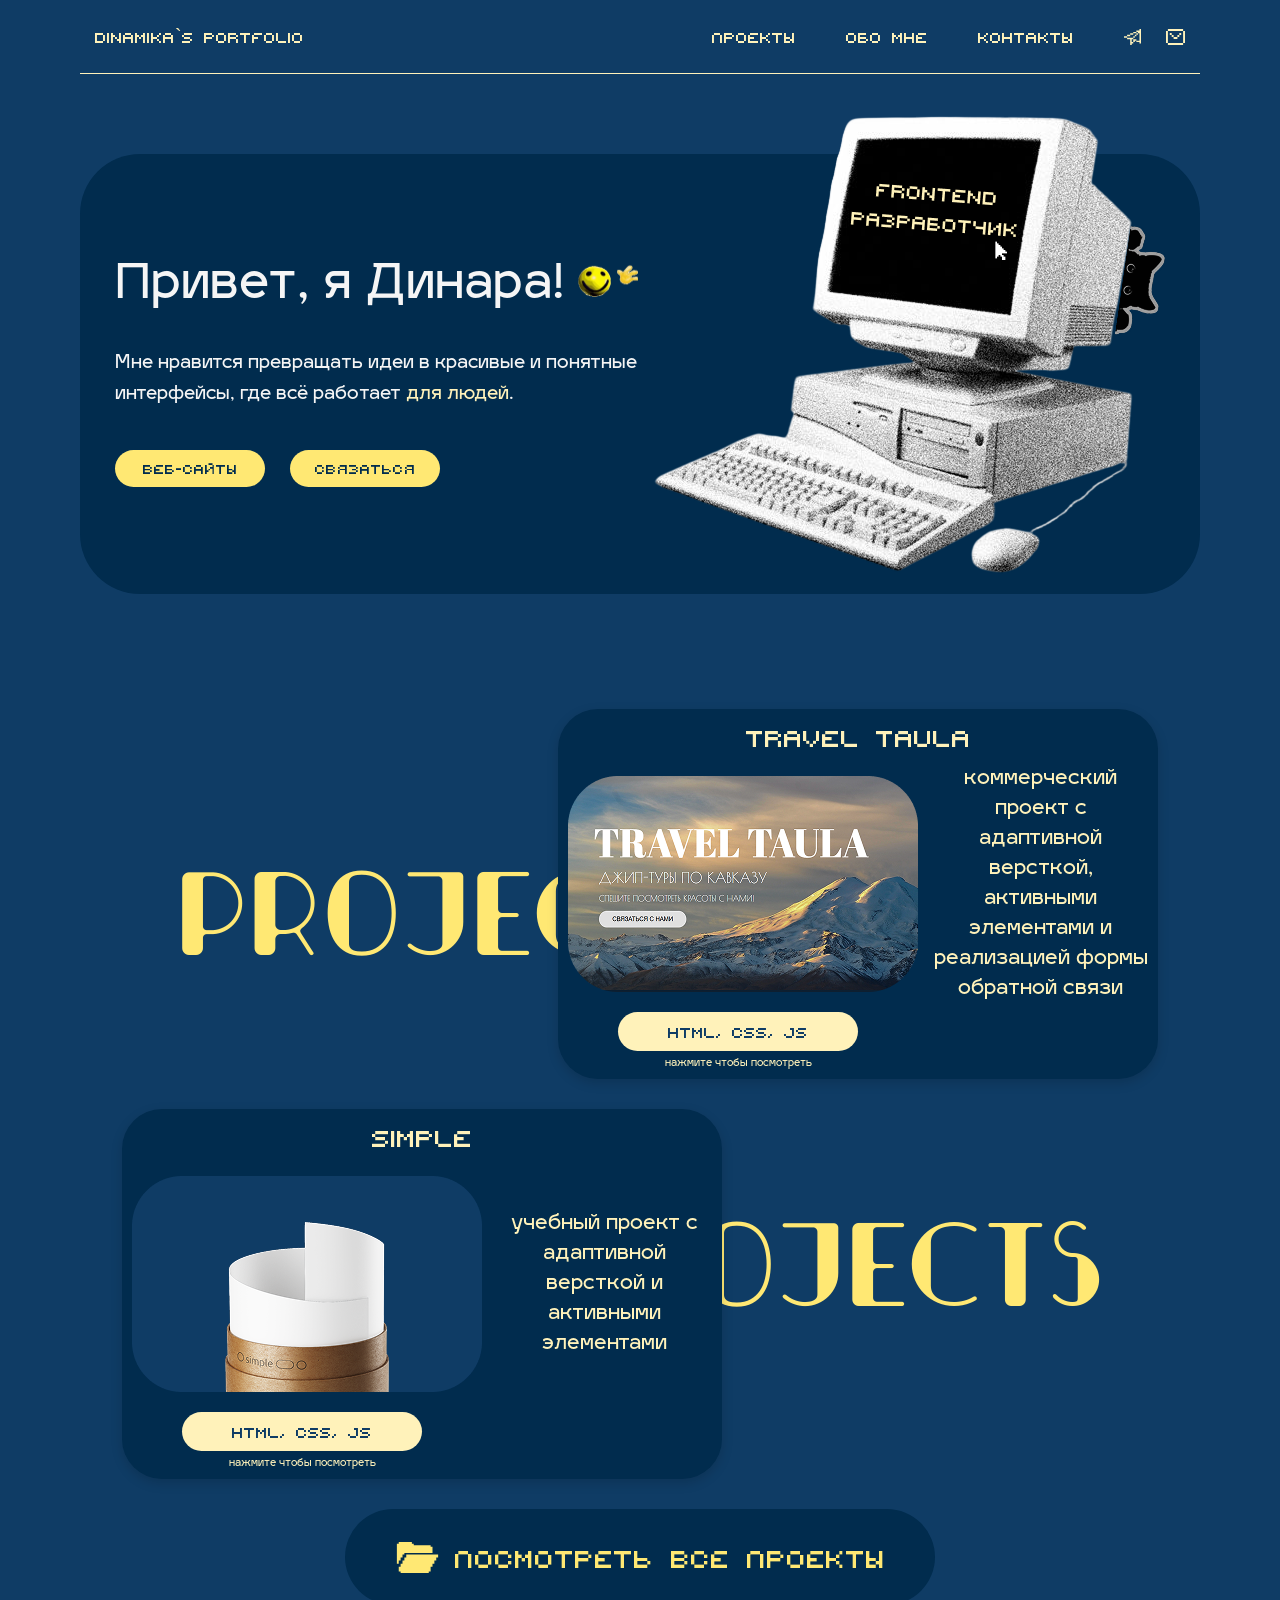
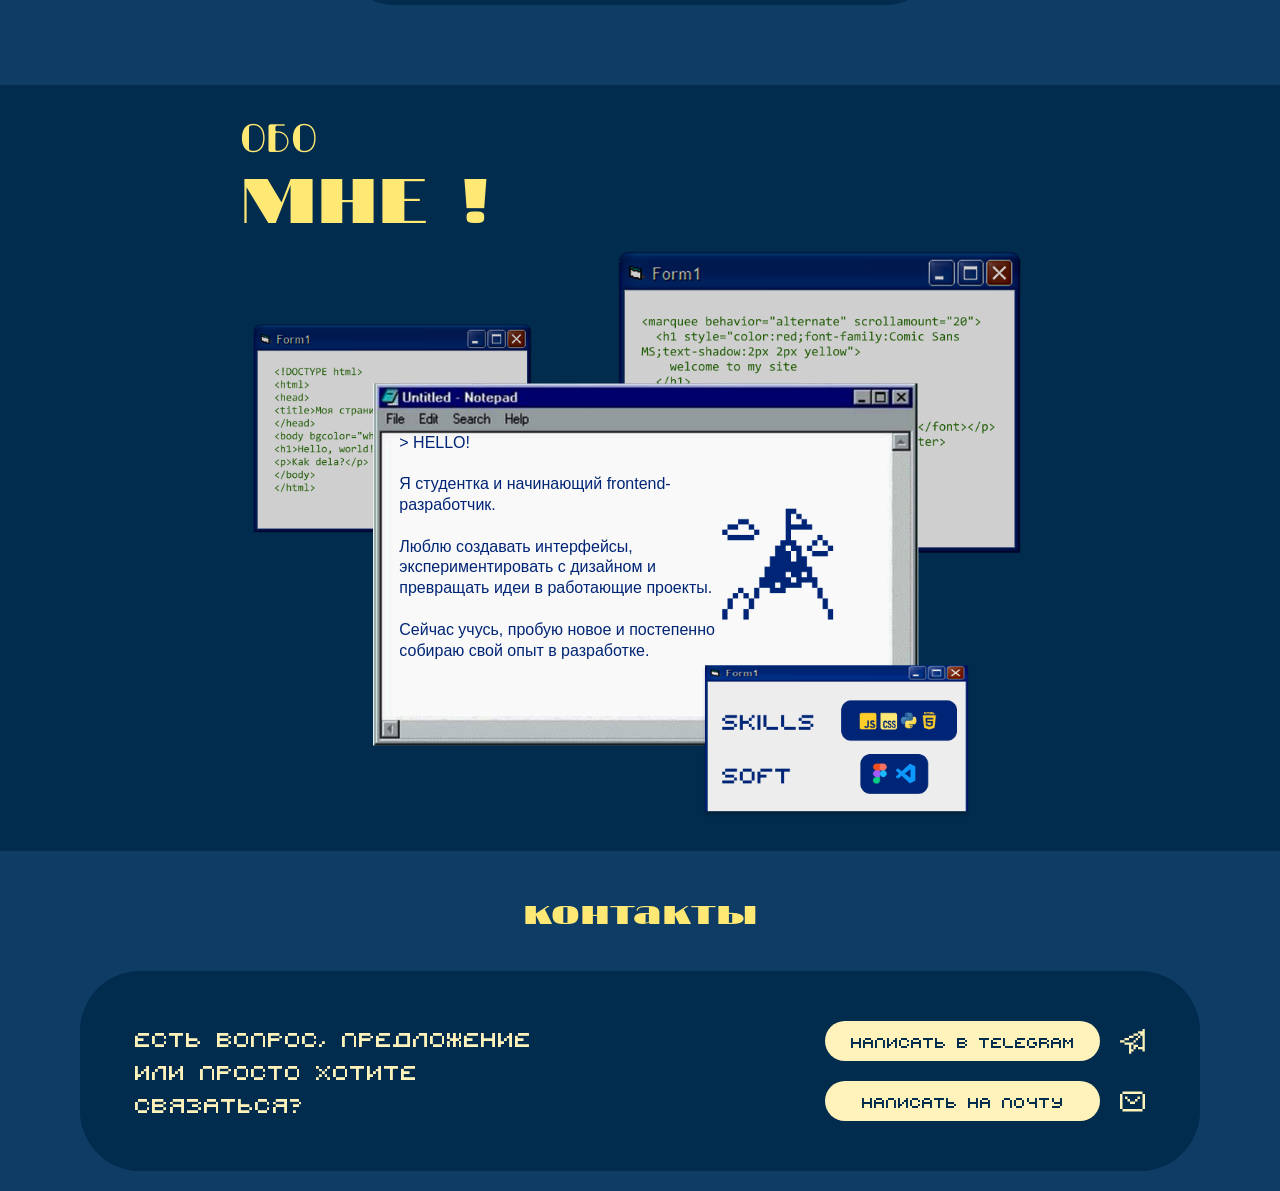
<file: index.html>
<!DOCTYPE html>
<html lang="en">
<head>
    <meta charset="UTF-8">
    <meta name="viewport" content="width=device-width, initial-scale=1.0">
    <title>Dinamika`s portfolio</title>
    <link rel="stylesheet" href="style.css">
    <script src="script.js" defer></script>
</head>
<body>
    <header class="header">
        <div class="container">
            <h2 class="header-title">Dinamika`s portfolio</h2>
            <nav class="header-orient-btns">
                <button class="menu-btn">
                        <span></span>
                </button>
                <ul class="menu-list">
                    <li class="menu-item"><a class="menu-link" href="projects.html" class="header-btn" id="header-text">Проекты</a></li>
                    <li class="menu-item"><a class="menu-link" href="#aboutme" class="header-btn" id="header-text">Обо мне</a></li>
                    <li class="menu-item"><a class="menu-link" href="#contacts" class="header-btn" id="header-text">Контакты</a></li>
                    <li class="menu-item"><div class="header-contact-btns">
                        <!-- <a class="header-lang-a" id="header-text">ENG</a> -->
                    <a class="header-contact-btn" id="header-text" href="https://t.me/wuqepo"><svg width="17" height="16" viewBox="0 0 17 16" fill="none" xmlns="http://www.w3.org/2000/svg">
                    <path d="M15.4545 14.5455H17V0H15.4545V1.45455H12.3636V2.90909H13.9091V4.36364H15.4545V11.6364H12.3636V13.0909H15.4545V14.5455ZM0 8.72727H3.09091V7.27273H0V8.72727ZM6.18182 16H7.72727V14.5455H9.27273V13.0909H7.72727V10.1818H9.27273V8.72727H3.09091V10.1818H6.18182V16ZM3.09091 7.27273H6.18182V5.81818H3.09091V7.27273ZM9.27273 13.0909H10.8182V11.6364H12.3636V10.1818H9.27273V13.0909ZM9.27273 8.72727H10.8182V7.27273H9.27273V8.72727ZM6.18182 5.81818H9.27273V4.36364H6.18182V5.81818ZM10.8182 7.27273H12.3636V5.81818H10.8182V7.27273ZM9.27273 4.36364H12.3636V2.90909H9.27273V4.36364ZM12.3636 5.81818H13.9091V4.36364H12.3636V5.81818Z" fill="currentColor" /></svg></a>
                    <a class="header-contact-btn" id="header-text" href="mailto:dinara.otarowa@yandex.ru"><svg width="19" height="16" viewBox="0 0 19 16" fill="none" xmlns="http://www.w3.org/2000/svg">
                    <path d="M3.8 4H5.7V6H3.8V4ZM5.7 6H7.6V8H5.7V6ZM15.2 4H13.3V6H15.2V4ZM13.3 6H11.4V8H13.3V6ZM7.6 8H11.4V10H7.6V8ZM0 2H1.9V14H0V2ZM17.1 2H19V14H17.1V2ZM1.9 0H17.1V2H1.9V0ZM1.9 14H17.1V16H1.9V14Z" fill="currentColor" /></svg></a>
                        </div></li>
                </ul>
            </nav> 
        </div>
    </header>
    <main>
        <section class="welcome">
            <div class="container">
                <div class="welcome-text">
                    <p class="welcome-title">Привет, я Динара! <img src="ICONS/hi-gif-ezgif.com-reverse.webp" alt="" class="hi-img"></p>
                    <p class="welcome-desc">Мне нравится превращать идеи
                        в красивые и понятные интерфейсы, 
                        где всё работает <span id="welcome-desc-span">для людей</span>.</p>
                    <div class="welcome-btns">
                        <a href="#projects_section"><button class="welcome-btn">веб-сайты</button></a>
                        <a href="#contacts"><button class="welcome-btn">связаться</button></a>
                    </div>
                </div>
                <img src="IMAGES/PC.png" alt="PC" class="welcome-img">
            </div>
        </section>
        <section class="projects" id="projects_section">
            <div class="container">
                <h2 class="PROJECTS-title1">PROJECTS</h2>
                <div class="project-card1">
                    <p class="card-title">travel taula</p>
                    <div class="card-img-and-desc">
                        <img src="IMAGES/card-img1.png" alt="card-img" class="card-img">
                        <p class="card-desc">коммерческий проект с адаптивной версткой, активными элементами и реализацией формы обратной связи</p>
                    </div>
                    <div class="card-btns">
                        <a href="https://wuqepo.github.io/Gaev-Travel/"><button class="card-btn">html, css, js</button></a>
                        <p class="card-mini-desc">нажмите чтобы посмотреть</p>
                    </div>
                </div>
                <h2 class="PROJECTS-title2">PROJECTS</h2>
                <div class="project-card2">
                    <p class="card-title">simple</p>
                    <div class="card-img-and-desc">
                        <img src="IMAGES/card-img2.png" alt="card-img" class="card-img">
                        <p class="card-desc">учебный проект 
                                        с адаптивной версткой
                                        и активными элементами
                                    </p>
                    </div>
                    <div class="card-btns">                        
                        <a href="https://wuqepo.github.io/simple/"><button class="card-btn">html, css, js</button></a>
                        <p class="card-mini-desc">нажмите чтобы посмотреть</p>
                    </div>
                </div>
                <button class="projects-all-btn">
                    <img src="ICONS/FOLDER.svg" alt="FOLDER" class="folder-icon">
                    <a class="watch-all" href="projects.html">посмотреть все проекты</a>
                </button>
            </div>
        </section>
        <section class="aboutme" id='aboutme'>
            <div class="container">
                <p class="aboutme-title">ОБО <br><span id="aboutme-title-part">МНЕ !</span></p>
                <img src="IMAGES/about-bg.png" alt="img" class="aboutme-bg-img">
                <p class="about-me-text">> HELLO!<br>
                                            <br>
                                            Я студентка и начинающий
                                            frontend-разработчик.<br>
                                            <br>
                                            Люблю создавать интерфейсы,
                                            экспериментировать с дизайном
                                            и превращать идеи в работающие
                                            проекты.<br>
                                            <br>
                                            Сейчас учусь, пробую новое
                                            и постепенно собираю свой
                                            опыт в разработке.</p>
            </div>
        </section>
        <section class="contacts-title-section">
            <p class="contacts-title">контакты</p>
        </section>
        <section class="contacts" id="contacts">
            <div class="container">
                <p class="contancts-desc">Есть вопрос, предложение<br>или просто хотите<br>связаться?</p>
                <div class="contancts-btns">
                    <div class="contact-tg-btn">
                        <a href="https://t.me/wuqepo"><button class="tg-btn">написать в Telegram</button></a>
                        <svg width="25" height="25" viewBox="0 0 37 37" fill="none" xmlns="http://www.w3.org/2000/svg">
  <path d="M33.3333 33.3333H36.6667V0H33.3333V3.33333H26.6667V6.66667H30V10H33.3333V26.6667H26.6667V30H33.3333V33.3333ZM0 20H6.66667V16.6667H0V20ZM13.3333 36.6667H16.6667V33.3333H20V30H16.6667V23.3333H20V20H6.66667V23.3333H13.3333V36.6667ZM6.66667 16.6667H13.3333V13.3333H6.66667V16.6667ZM20 30H23.3333V26.6667H26.6667V23.3333H20V30ZM20 20H23.3333V16.6667H20V20ZM13.3333 13.3333H20V10H13.3333V13.3333ZM23.3333 16.6667H26.6667V13.3333H23.3333V16.6667ZM20 10H26.6667V6.66667H20V10ZM26.6667 13.3333H30V10H26.6667V13.3333Z" fill="#FFF2BA" /></svg>
                    </div>
                    <div class="contact-mail-btn">
                        <a href="mailto:dinara.otarowa@yandex.ru"><button class="mail-btn">написать на почту</button></a>
                        <svg width="25" height="25" viewBox="0 0 40 32" fill="none" xmlns="http://www.w3.org/2000/svg">
  <path d="M8 8H12V12H8V8ZM12 12H16V16H12V12ZM32 8H28V12H32V8ZM28 12H24V16H28V12ZM16 16H24V20H16V16ZM0 4H4V28H0V4ZM36 4H40V28H36V4ZM4 0H36V4H4V0ZM4 28H36V32H4V28Z" fill="#FFF2BA" />
                        </svg>
                    </div>
                </div>
            </div>
        </section>
    </main>
</body>
</html>
</file>
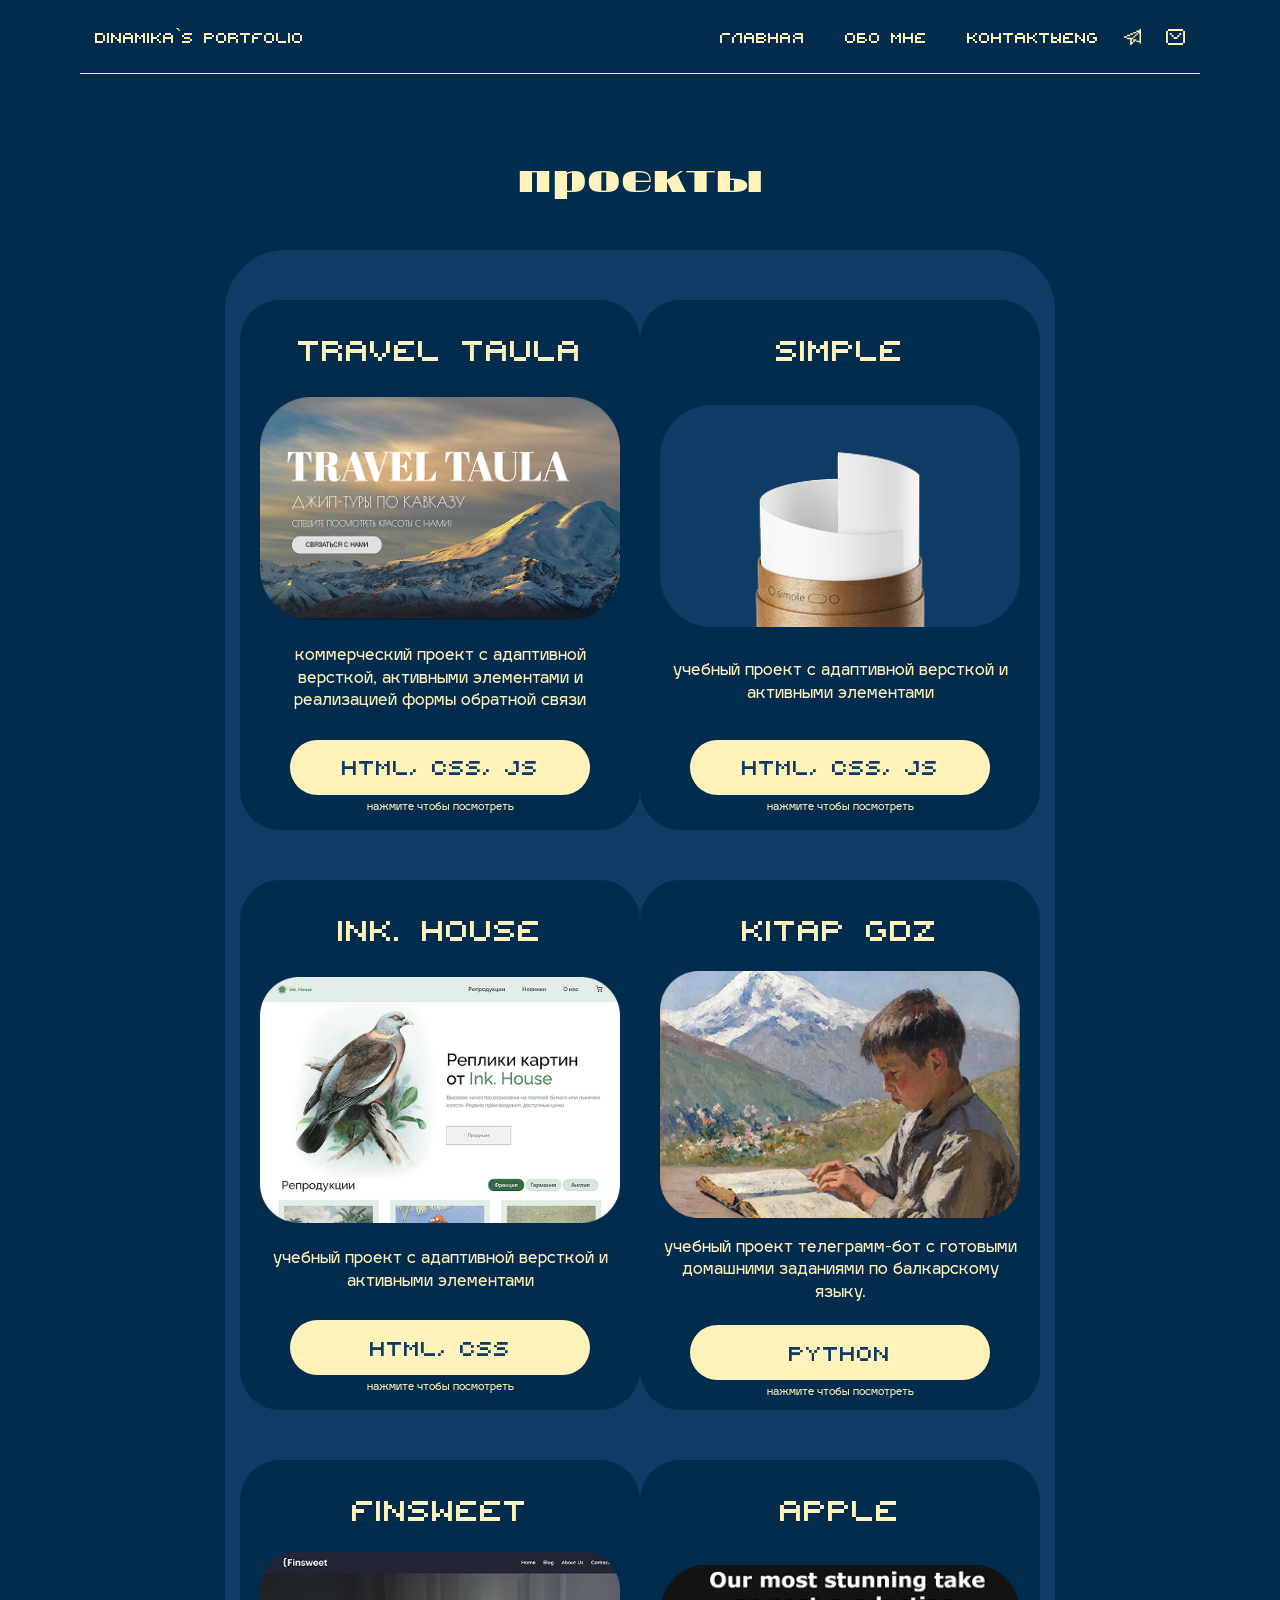
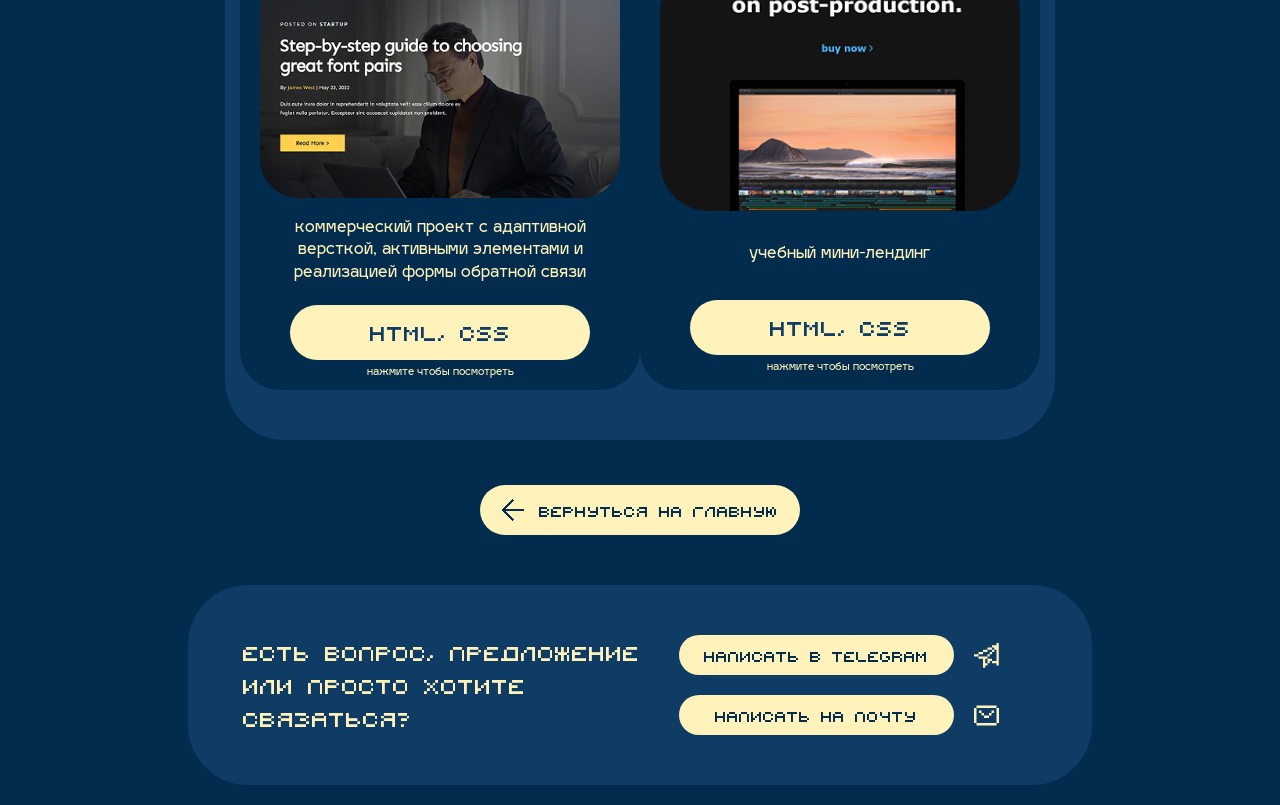
<file: projects.html>
<!DOCTYPE html>
<html lang="ru">
<head>
    <meta charset="UTF-8">
    <meta name="viewport" content="width=device-width, initial-scale=1.0">
    <title>Dinamika`s projects</title>
    <link rel="stylesheet" href="style.css">
</head>
<body class="projects-body">
    <header class="header">
        <div class="container">
            <h2 class="header-title">Dinamika`s portfolio</h2>
            <div class="header-btns">
                <nav class="header-orient-btns">
                    <a href="index.html" class="header-btn" id="header-text">Главная</a>
                    <a href="index.html#aboutme" class="header-btn" id="header-text">Обо мне</a>
                    <a href="index.html#contacts" class="header-btn" id="header-text">Контакты</a>
                </nav> 
                <nav class="header-contact-btns"> 
                    <a class="header-lang-a" id="header-text">ENG</a>
                    <a class="header-contact-btn" id="header-text" href="https://t.me/wuqepo"><svg width="17" height="16" viewBox="0 0 17 16" fill="none" xmlns="http://www.w3.org/2000/svg"> <path d="M15.4545 14.5455H17V0H15.4545V1.45455H12.3636V2.90909H13.9091V4.36364H15.4545V11.6364H12.3636V13.0909H15.4545V14.5455ZM0 8.72727H3.09091V7.27273H0V8.72727ZM6.18182 16H7.72727V14.5455H9.27273V13.0909H7.72727V10.1818H9.27273V8.72727H3.09091V10.1818H6.18182V16ZM3.09091 7.27273H6.18182V5.81818H3.09091V7.27273ZM9.27273 13.0909H10.8182V11.6364H12.3636V10.1818H9.27273V13.0909ZM9.27273 8.72727H10.8182V7.27273H9.27273V8.72727ZM6.18182 5.81818H9.27273V4.36364H6.18182V5.81818ZM10.8182 7.27273H12.3636V5.81818H10.8182V7.27273ZM9.27273 4.36364H12.3636V2.90909H9.27273V4.36364ZM12.3636 5.81818H13.9091V4.36364H12.3636V5.81818Z" fill="currentColor" /></svg></a>
                    <a class="header-contact-btn" id="header-text" href="mailto:dinara.otarowa@yandex.ru"><svg width="19" height="16" viewBox="0 0 19 16" fill="none" xmlns="http://www.w3.org/2000/svg">
  <path d="M3.8 4H5.7V6H3.8V4ZM5.7 6H7.6V8H5.7V6ZM15.2 4H13.3V6H15.2V4ZM13.3 6H11.4V8H13.3V6ZM7.6 8H11.4V10H7.6V8ZM0 2H1.9V14H0V2ZM17.1 2H19V14H17.1V2ZM1.9 0H17.1V2H1.9V0ZM1.9 14H17.1V16H1.9V14Z" fill="currentColor" />
</svg></a>
                </nav>
            </div>
        </div>
    </header>
    <main class="main">
        <p class="project-title">проекты</p>
        <div class="container">
            <div class="dark-card">
                <p class="title-card">travel taula</p>
                <img src="IMAGES/card-img1.png" alt="img" class="img-card">
                <p class="desc-card">коммерческий проект с адаптивной версткой, активными элементами и реализацией формы обратной связи</p>
                <div class="btns-card">
                    <a href="https://wuqepo.github.io/Gaev-Travel/"><button class="btn-card">html, css, js</button></a>
                    <p class="card-mini-desc">нажмите чтобы посмотреть</p>
                </div>
            </div>
            <div class="dark-card">
                <p class="title-card">simple</p>
                <img src="IMAGES/card-img2.png" alt="img" class="img-card">
                <p class="desc-card">учебный проект с адаптивной версткой и активными элементами</p>
                <div class="btns-card">
                    <a href="https://wuqepo.github.io/simple/"><button class="btn-card">html, css, js</button></a>
                    <p class="card-mini-desc">нажмите чтобы посмотреть</p>
                </div>
            </div>
            <div class="dark-card">
                <p class="title-card">ink. house</p>
                <img src="IMAGES/card-img3.png" alt="img" class="img-card">
                <p class="desc-card">учебный проект с адаптивной версткой и активными элементами</p>
                <div class="btns-card">
                    <a href="https://wuqepo.github.io/Ink.-House/"><button class="btn-card">html, css</button></a>
                    <p class="card-mini-desc">нажмите чтобы посмотреть</p>
                </div>
            </div>
            <div class="dark-card">
                <p class="title-card">kitap GDZ</p>
                <img src="IMAGES/card-img4.png" alt="img" class="img-card">
                <p class="desc-card">учебный проект телеграмм-бот с готовыми домашними заданиями по балкарскому языку.</p>
                <div class="btns-card">
                    <a href="https://t.me/kitapGDZ_bot"><button class="btn-card">python</button></a>
                    <p class="card-mini-desc">нажмите чтобы посмотреть</p>
                </div>
            </div>
            <div class="dark-card">
                <p class="title-card">finsweet</p>
                <img src="IMAGES/card-img5.png" alt="img" class="img-card">
                <p class="desc-card">коммерческий проект с адаптивной версткой, активными элементами и реализацией формы обратной связи</p>
                <div class="btns-card">
                    <button class="btn-card">html, css</button>
                    <p class="card-mini-desc">нажмите чтобы посмотреть</p>
                </div>
            </div>
            <div class="dark-card">
                <p class="title-card">Apple</p>
                <img src="IMAGES/card-img6.png" alt="img" class="img-card">
                <p class="desc-card">учебный мини-лендинг</p>
                <div class="btns-card">
                    <a href="https://wuqepo.github.io/Apple_landing/"><button class="btn-card">html, css</button></a>
                    <p class="card-mini-desc">нажмите чтобы посмотреть</p>
                </div>
            </div>
        </div>
        <button class="backtomain-btn">
            <svg width="22" height="22" viewBox="0 0 22 22" fill="none" xmlns="http://www.w3.org/2000/svg">
            <path d="M22 [base64]" fill="#012C4E" /></svg>
            <a class="backtomain" href="index.html">вернуться на главную</a>
        </button>
                <section class="contacts" id="contacts">
            <div class="container">
                <p class="contancts-desc">Есть вопрос, предложение<br>или просто хотите<br>связаться?</p>
                <div class="contancts-btns">
                    <div class="contact-tg-btn">
                        <a href="https://t.me/wuqepo"><button class="tg-btn">написать в Telegram</button></a>
                        <svg width="25" height="25" viewBox="0 0 37 37" fill="none" xmlns="http://www.w3.org/2000/svg">
  <path d="M33.3333 33.3333H36.6667V0H33.3333V3.33333H26.6667V6.66667H30V10H33.3333V26.6667H26.6667V30H33.3333V33.3333ZM0 20H6.66667V16.6667H0V20ZM13.3333 36.6667H16.6667V33.3333H20V30H16.6667V23.3333H20V20H6.66667V23.3333H13.3333V36.6667ZM6.66667 16.6667H13.3333V13.3333H6.66667V16.6667ZM20 30H23.3333V26.6667H26.6667V23.3333H20V30ZM20 20H23.3333V16.6667H20V20ZM13.3333 13.3333H20V10H13.3333V13.3333ZM23.3333 16.6667H26.6667V13.3333H23.3333V16.6667ZM20 10H26.6667V6.66667H20V10ZM26.6667 13.3333H30V10H26.6667V13.3333Z" fill="#FFF2BA" /></svg>
                    </div>
                    <div class="contact-mail-btn">
                        <a href="mailto:dinara.otarowa@yandex.ru"><button class="mail-btn">написать на почту</button></a>
                        <svg width="25" height="25" viewBox="0 0 40 32" fill="none" xmlns="http://www.w3.org/2000/svg">
  <path d="M8 8H12V12H8V8ZM12 12H16V16H12V12ZM32 8H28V12H32V8ZM28 12H24V16H28V12ZM16 16H24V20H16V16ZM0 4H4V28H0V4ZM36 4H40V28H36V4ZM4 0H36V4H4V0ZM4 28H36V32H4V28Z" fill="#FFF2BA" />
                        </svg>
                    </div>
                </div>
            </div>
        </section>
    </main>
</body>
</html>
</file>
<file: style.css>
@font-face {
    font-family: 'PIXY';
    /* Точное имя файла в той же папке */
    src: url('FONTS/PIXY.ttf') format('truetype');
    font-weight: normal;
    font-style: normal;
}

@font-face {
    font-family: '20db';
    src: url('FONTS/20db.otf') format('opentype'); /* Если файл .otf, то format('opentype') */
    font-weight: normal;
    font-style: normal;
}
@font-face {
    font-family: 'Igra Sans';
    src: url('FONTS/IgraSans.otf') format('opentype'); /* Если файл .otf, то format('opentype') */
    font-weight: normal;
    font-style: normal;
}
@font-face {
    font-family: 'Bondi';
    src: url('FONTS/bondi.otf') format('opentype');
    font-weight: normal;
    font-style: normal;
}

:root {
    --5: #FFE873;
    --4: #03415A;
    --3: #012c4e;
	--2: #0f3c65;
	--1: #fff2ba;
    --font-family: "PIXY", sans-serif;
    --second-family: "Igra Sans", sans-serif;
    --third-family: "Inter", sans-serif;
    --font3: "Consolas", sans-serif;
    --font4: "Bondi", sans-serif;
    --font-weight-regular: 400;
}

html{
    box-sizing: border-box;
    scroll-behavior: smooth;
}

*,
*::after,
*::before{
	box-sizing: inherit;
}

body {
    background-color: #0F3C65;
    margin:0;
}

button {
    cursor: pointer;
}

button:hover {
    transform: translateY(-2px);
}

p,
h2,
img {
    margin: 0px;
}

img {
    max-width: 100%; /* Картинка никогда не будет шире своего родителя */
    height: auto;    /* Высота подстраивается автоматически, чтобы не было искажений */
}

a{
    color: #000000;
    text-decoration: none;
    cursor: pointer;
}

a img:hover{
    color: #E8D88F;
}

ul {
  list-style-type: none; /* Убирает маркеры (точки) */
  margin: 0;             /* Убирает внешние отступы */
  padding: 0;            /* Убирает внутренние отступы (стук) */
}

button {
    background: none;
    border: none;
    padding: 0;
}
.container{
    max-width: 1120px;
    padding: 0 15px;
    margin: 0 auto;
}


/* HEADER */
#header-text {
    font-family: var(--font-family);
    font-weight: 400;
    font-size: 20px;
    color: var(--1);
}

#header-text:hover{
    color: #E8D88F;
}

.header{
    margin-bottom: 80px;
    
}

.header .container {
    display: flex;
    flex-direction: row;
    align-items: center;
    justify-content: space-between;
    border-bottom: 1px solid var(--1);
    padding: 25px 15px;

}
.header-title {
    font-family: var(--font-family);
    font-weight: 400;
    font-size: 20px;
    color: var(--1);
}
.header-btns {
    display: flex;
    flex-direction: row;
    justify-content: space-between;
    align-items: center;
}
.menu-list {
    display: flex;
    flex-direction: row;
    justify-content: space-between;
    align-items: center;
    gap: 50px;
}

.menu-btn{
    display: none;
    justify-content: center;
    align-items: center;
    width: 30px;
    height: 18px;
    position: relative;
    z-index: 10;
}

.menu-btn::after,
.menu-btn::before{
    content: '';
    position: absolute;
    left: 0;
    right: 0;
    height: 2px;
    background-color: #fff2ba;
}
.menu-btn::after{
    top: 0;
}
.menu-btn::before{
    bottom: 0;
}
.menu-btn span{
    height: 2px;
    background-color: #fff2ba;
    width: 100%;
}

.menu-btn.active span{
    opacity: 0;
}

.menu-btn.active::after{
    top: 50%;
    transform: translateY(-50%) rotate(45deg);
}
.menu-btn.active::before{
    bottom: 50%;
    transform: translateY(50%) rotate(-45deg);
}

.header-contact-btns {
    display: flex;
    flex-direction: row;
    align-items: center;
    justify-content: center;
    gap: 25px;
}
.header-orient-btns {
    display: flex;
    flex-direction: row;
    align-items: center;
    justify-content: center;
    gap: 40px;
}
.header-contact-btn {
    display: flex;
    flex-direction: row;
    align-items: center;
    justify-content: center;
    color: var(--1);
}
.header-contact-btn:hover{
    color: #E8D88F;
}

.welcome {
    display: flex;
    align-items: center;
    justify-content: center;
    margin-bottom: 115px;
}
.welcome .container {
    display: flex;
    flex-direction: row;
    justify-content: center;
    align-items: center;
    height: 440px;
    background-color: var(--3);
    border-radius: 60px;
}
.welcome-text {
    display: flex;
    flex-direction: column;
    gap: 40px;
    margin-left: 20px;
}
.welcome-title {
    font-weight: 400;
    font-size: 48px;
    color: #f5f5f5;
    font-family: var(--second-family);
}
.hi-img {
    width: 60px;
    height: auto;
}
.welcome-desc {
    font-weight: var(--font-weight-regular);
    font-size: 18px;
    line-height: 1.7;
    color: #f5f5f5;
    font-family: var(--second-family);
}
.welcome-btns {
    display: flex;
    gap: 25px;
}
.welcome-btn {
    font-family: var(--font-family);
    font-size: 18px;
    color: var(--3);
    width: 150px;
    height: 37px;
    border-radius: 30px;
    background-color: var(--5);
}
.welcome-btn:hover {
    background-color: #E8D35A;

}
.welcome-img {
    align-self: flex-end;
}

.welcome-img:hover {
    transform: scale(0.9);
}

#welcome-desc-span {
    color: var(--1);
}
/* PROJECTS */
.projects{
    margin-bottom: 80px;
    position: relative;
}
.projects .container {
    display: flex;
    flex-direction: column;
    align-items: center;
    justify-content: center;
    gap: 30px;
}
.PROJECTS-title1 {
    position: absolute;
    left: 43%;
    bottom: 30%;
    z-index: -1;

    font-family: 'Bondi';
    font-weight: 400;
    font-size: 120px;
    color: var(--5);
}
.PROJECTS-title2 {
    position: absolute;
    right: 43%;
    top: 15%;
    z-index: -1;

    font-family: 'Bondi';
    font-weight: 400;
    font-size: 120px;
    text-align: center;
    color: var(--5);
}
.project-card1 {
    margin-left: 40%;
    
    display: flex;
    flex-direction: column;
    align-items: center;
    justify-content: center;
    padding: 15px 10px;
    width: 600px;
    height: 370px;
    background: var(--3);
    border-radius: 40px;
    box-shadow: 0 4px 12px rgba(0, 0, 0, 0.15);
}

.project-card1:hover {
    transform: translateY(2px);
}
.project-card2 {
    margin-left: -40%;

    display: flex;
    flex-direction: column;
    align-items: center;
    justify-content: center;
    padding: 15px 10px;
    width: 600px;
    height: 370px;
    background: var(--3);
    border-radius: 40px;
    box-shadow: 0 4px 12px rgba(0, 0, 0, 0.15);
}
.project-card2:hover {
    transform: translateY(2px);
}
.card-title {
    font-family: var(--font-family);
    font-size: 33px;
    text-align: center;
    color: var(--1);
    font-weight: 400;
}
.card-img-and-desc{
    display: flex;
    flex-direction: row;
    align-items: center;
    gap: 15px;
}
.card-desc {
    font-family: var(--second-family);
    font-weight: 400;
    font-size: 20px;
    line-height: 1.5;
    text-align: center;
    color: var(--1);
}
.card-img {
    margin: 20px 0 20px 0;
}
.card-btns {
    display: flex;
    flex-direction: column;
    align-self: flex-start;
    margin-left: 50px;
    gap: 5px;
}
.card-btn {
    border-radius: 50px;
    height: 39px;
    width: 240px;
    font-family: var(--font-family);
    font-size: 20px;
    text-align: center;
    color: var(--2);
    font-weight: 400;
    background: var(--1)
}
.card-mini-desc {
    font-family: var(--second-family);
    font-size: 10px;
    line-height: 1.5;
    text-align: center;
    color: var(--1);
    font-weight: 400;
}
.projects-all-btn {
    display: flex;
    flex-direction: row;
    justify-content: center;
    align-items: center;
    gap: 15px;

    font-family: var(--font-family);
    font-weight: 400;
    font-size: 34px;
    color: var(--5);
    border-radius: 80px;
    width: 590px;
    height: 96px;
    background: var(--3);
}
.watch-all {
    font-family: var(--font-family);
    font-weight: 400;
    font-size: 34px;
    text-align: center;
    color: var(--5);
}
.projects-all-btn:hover {
    background-color: #042947;
    transform: translateY(-2px);
}

/* ABOUT ME */

.aboutme {
    display: flex;
    align-items: center;
    justify-content: center;
    background-color: var(--3);
    padding: 30px 0 30px 0;
}
.aboutme .container {
    position: relative;
}
.aboutme-title {
    font-family: 'Bondi';
    font-weight: 400;
    font-size: 40px;
    color: var(--5);
}
#aboutme-title-part {
    font-family: "20db", sans-serif;
    font-size: 55px;
}
.aboutme-bg-img {
    width: 800px;
    height: auto;
}
.about-me-text {
    position: absolute;
    top: 45%;
    left: 21%;
    width: 350px;
    font-family: var(--font3);
    font-weight: 400;
    font-size: 16px;
    line-height: 1.3;
    color: #002576;
}
/* TITLE OF CONTACTS */
.contacts-title-section{
    display: flex;
    justify-content: center;
    align-items: center;
    margin: 40px 0 40px 0;
}
.contacts-title {
    align-self: center;
    font-family: '20db';
    font-weight: 400;
    font-size: 30px;
    color: var(--5);
}
/* CONTACTS */

.contacts {
    /* display: flex;
    flex-direction: column;
    align-items: center;
    justify-content: center;*/
    margin-bottom: 20px; 
}
.contacts .container {
    display: flex;
    flex-direction: row;
    align-items: center;
    justify-content: space-between;

    background-color: var(--3);
    border-radius: 60px;

    /* gap: 290px; */
    padding: 50px 55px 50px 55px;
}
.contancts-desc {
    font-family: var(--font-family);
    font-weight: 400;
    font-size: 29px;
    color: var(--1);
}
.contancts-btns {
    display: flex;
    flex-direction: column;
    gap: 20px;
}
.contact-tg-btn {
    display: flex;
    flex-direction: row;
    gap:20px;
    align-items: center;
    justify-content: center;
}
.contact-mail-btn{
    display: flex;
    flex-direction: row;
    gap:20px;
    align-items: center;
    justify-content: center;
}
.tg-btn {
    background-color: var(--1);
    font-family: var(--font-family);
    font-weight: 400;
    font-size: 20px;
    color: var(--3);
    border-radius: 30px;
    width: 275px;
    height: 40px;
}
.tg-btn:hover{
    background-color: #E8D88F;
}
.mail-btn {
    background-color: var(--1);
    font-family: var(--font-family);
    font-weight: 400;
    font-size: 20px;
    color: var(--3);
    border-radius: 30px;
    width: 275px;
    height: 40px;
}
.mail-btn:hover{
    background-color: #E8D88F;
}

/* PROJECTS HTML */
.projects-body{
    background-color: var(--3);

}
.main {
    display: flex;
    flex-direction: column;
    align-items: center;
    justify-content: center;
    margin-top: 50px;
}
.project-title {
    font-family: '20db';
    font-weight: 400;
    font-size: 35px;
    text-align: center;
    color: var(--1);
}
.main .container {
    display: grid;
    grid-template-columns: repeat(2, 1fr);
    margin-top: 50px;
    justify-items: center;
    row-gap: 50px;
    background-color: var(--2);
    border-radius: 60px;
    padding-top: 50px;
    padding-bottom: 50px;
}
.dark-card {
    display: flex;
    flex-direction: column;
    justify-content: space-between;

    padding: 25px 20px 15px 20px;
    gap: 20px;

    border-radius: 40px;
    width: 400px;
    height: 530px;
    background: var(--3
    );
    /* box-shadow: 0px 7px 4px 0 rgba(255, 242, 186, 0.21); /подсветка карточек, пока что уберу */
}

.dark-card:hover{
    transform: translateY(2px);
    box-shadow: 5px 5px 1px rgba(0, 0, 0, 0.2);
}

.title-card {
    font-family: var(--font-family);
    font-weight: 400;
    font-size: 40px;
    text-align: center;
    color: var(--1);
}
.desc-card {
    font-family: var(--second-family);
    font-weight: 400;
    font-size: 15px;
    line-height: 1.5;
    text-align: center;
    color: var(--1);
}
.btns-card {
    display: flex;
    flex-direction: column;
    align-items: center;
    gap: 5px;
}
.btn-card {
    border-radius: 50px;
    width: 300px;
    height: 55px;
    background-color: var(--1);

    font-family: var(--font-family);
    font-weight: 400;
    font-size: 28px;
    text-align: center;
    color: var(--2);
}

/* .light-card {
    display: flex;
    flex-direction: column;

    padding: 25px 20px 10px 20px;
    gap: 20px;

    border-radius: 40px;
    width: 400px;
    height: 520px;
    background: var(--1);

    box-shadow: 3px 5px 4px 0 rgba(255, 242, 186, 0.21);
}
.light-card .title-card,
.light-card .desc-card,
.light-card .card-mini-desc {
    color: var(--2);
}
.light-card .btn-card{
    background-color: var(--3);
    color:var(--1);
} */

.backtomain-btn {
    display: flex;
    flex-direction: row;
    justify-content: center;
    align-items: center;
    gap: 15px;

    margin-top: 45px;

    font-family: var(--font-family);
    font-weight: 400;
    font-size: 20px;
    color: var(--3);
    border-radius: 80px;
    width: 320px;
    height: 50px;
    background: var(--1);
}
.backtomain {
    font-family: var(--font-family);
    font-weight: 400;
    font-size: 20px;
    text-align: center;
    color: var(--3);
}

@media (max-width:1135px){
    .welcome-title {
        font-size: 35px;
    }
    .welcome-desc{
        font-size: 20px;
    }
    .welcome-text{
        gap: 15px;
    }
    .welcome-img{
        width: 440px;
    }
    .welcome .container{
        height: 350px;
    }
    .contancts-desc{
        font-size: 25px;
    }
}
@media (max-width: 1025px){
    .welcome{
        margin-bottom: 60px;
    }


    .PROJECTS-title1{
        font-size: 100px;
    }
    .PROJECTS-title2{
        font-size: 100px;
        /* left: 15% */
    }
    .project-card1{
        width: 500px;
        height: 310px;
        /* margin-left: 30%; */
    }
    .project-card2{
        width: 500px;
        height: 310px;
        /* margin-left: -30%; */
    }
    .card-img{
        width: 60%;
        margin: 10px 0;
    }
    .card-desc{
        font-size: 15px;
    }
    .contancts-desc{
        font-size: 20px;
    }
    .contacts .container{
        /* gap: 160px; */
    }
}
@media (max-width:900px){
    .welcome-title {
        font-size: 30px;
    }
    .welcome-desc{
        font-size: 15px;
    }
    .welcome-text{
        gap: 13px;
    }
    .welcome-img{
        width: 390px;
    }
    .welcome .container{
        height: 300px;
    }
    .welcome-btns{
        gap:18px
    }
    .welcome-btn{
        width: 130px;
    }

    .about-me-text{
        top: 47%;
        font-size: 12px;
        width: 40%;
    }
    .aboutme-bg-img {
        width: 600px;
    }   
    .aboutme-title{
        font-size: 30px;
    }
    #aboutme-title-part {
        font-size: 45px;
    }
    .contancts-desc{
        font-size: 18px;
    }
    .contacts .container{
        /* gap: 150px; */
    }
}
@media (max-width:800px) {
    .menu-btn{
    display: flex;
    }
    .menu-list{
        position: absolute;
        inset: 0;
        background-color:#012c4e;
        flex-direction: column;
        justify-content: center;
        align-items: center;
        transform: translateY(-100%);
        transition: transform .3s ease-in-out;
        z-index: 9;
    }
    .menu-list.active{
        transform: translateY(0);
    }
    .header .container{
        padding: 15px 20px;
    }
    .header-contact-btn svg {
        width: 24px;  /* Новый размер */
        height: 24px; /* Новый размер */
    }
    .welcome-img{
        width: 330px;
    }
    .welcome .container {
        height: 250px;
    }

    .PROJECTS-title1{
        font-size: 70px;
    }
    .PROJECTS-title2{
        font-size: 70px;
    }
    .project-card1{
        width: 400px;
        height: 247px;
        margin-left: 30%;
    }
    .project-card2{
        width: 400px;
        height: 247px;
        margin-left: -30%;
    }
    .card-img{
        width: 60%;
    }
    .card-desc{
        font-size: 10px;
    }
    .card-btn{
        height: 30px;
        width: 200px;
        font-size: 20px;
    }
    .card-mini-desc{
        font-size: 7px;
    }
    .projects-all-btn{
        width: 400px;
        height: 65px;
        
    }
    .watch-all{
        font-size: 24px;
    }
    .folder-icon{
        width: 30px;
    }

    .tg-btn{
        font-size:19px;
        width: 250px;
        height: 35px;
    }
    .mail-btn{
        font-size:19px;
        width: 250px;
        height: 35px;
    }
}

@media (max-width: 740px){
    .welcome-title {
        font-size: 25px;
    }
    .welcome-desc {
        font-size: 10px;
    }
    .welcome-btn {
        width: 100px;
        font-size: 15px;
        height: 30px;
    }
    .hi-img{
        width:40px;
    }
}
@media (max-width: 610px){
    .about-me-text {
        top: 48%;
        font-size: 10px;
        width: 39%;
    }
}
@media (max-width: 600px){
    .PROJECTS-title1{
        font-size: 60px;
    }
    .PROJECTS-title2{
        font-size: 60px;
    }
    .project-card1{
        width: 320px;
        height: 197px;
        margin-left: 30%;
    }
    .project-card2{
        width: 320px;
        height: 197px;
        margin-left: -30%;
    }
    .card-title{
        font-size: 25px;
    }
    .card-img{
        width: 60%;
    }
    .card-desc{
        font-size: 8px;
    }
    .card-btn{
        height: 25px;
        width: 170px;
        font-size: 17px;
    }
    .card-mini-desc{
        font-size: 5px;
    }
    .tg-btn{
        font-size: 16px;
        width: 200px;
        height: 30px;
    }
    .mail-btn{
        font-size: 16px;
        width: 200px;
        height: 30px;
    }
}

@media (max-width: 580px){
    .welcome-img {
        width: 290px;
    }
    .welcome .container {
        height: 230px;
    }
    .contacts-title{
        font-size: 25px;
    }
}
@media (max-width: 530px){
    .welcome-img {
        width: 230px;
    }
    .welcome-title {
        font-size: 20px;
    }
    .welcome .container {
        height: 190px;
    }
    .hi-img{
        width:30px;
    }
    .welcome-btn {
        width: 80px;
        font-size: 11px;
        height: 20px;
    }
    .header {
        margin-bottom: 40px;
    }
    .header-title{
        font-size: 16px;
    }

    .contacts .container{
        flex-direction: column;
        align-items: center;
        padding: 25px 10px;
        gap: 40px;
    }
    .contancts-desc{
        text-align: center;
    }
    .contacts-title-section{
        margin: 20px 0;
    }
}

@media (max-width:520px){
    .PROJECTS-title1{
        font-size: 50px;
    }    
    .PROJECTS-title2 {
        font-size: 50px;
    }
}

@media (max-width:500px){
    .welcome-title {
        font-size: 16px;
    }
    .aboutme-title {
        font-size: 20px;
    }
    #aboutme-title-part {
        font-size: 30px;
    }
    .about-me-text{
        top: 45%;
        font-size: 9px;
    }
}
@media (max-width: 465px){
    .welcome .container {
        height: 300px;
    }

    .welcome-img{
        display: none;
    }
    .welcome-text{
        align-items: center;
        gap: 25px;
    }
    .welcome-title {
        font-size: 32px;
    }
    .hi-img{
        width: 35px;
    }
    .welcome-desc {
        font-size: 15px;
        width: 80%;
        text-align: center;
    }
    .welcome-btn {
        width: 120px;
        font-size: 17px;
        height: 30px;
    }
}
@media (max-width: 450px){
    .projects-all-btn {
        width: 350px;
        height: 55px;
    }
    .watch-all {
        font-size: 20px;
    }
    .project-card1 {
        width: 270px;
        height: 167px;
    }
    .project-card2 {
        width: 270px;
        height: 167px;
    }
    .PROJECTS-title1{
        font-size: 40px;
        left: 50%;
    }    
    .PROJECTS-title2 {
        font-size: 40px;
    }
    .card-img {
        width: 45%;
    }
    .card-btn {
        width: 150px;
        font-size: 15px;
    }

    .about-me-text {
        top: 46%;
        font-size: 8px;
    }
}
@media (max-width: 410px){
    .about-me-text{
        font-size: 7px;
        top: 47%;
    }
}
@media (max-width: 400px){
    .welcome-title{
        font-size: 29px;
    }
    .welcome-text{
        gap: 30px;
    }
}
@media (max-width: 360px){
    .welcome-title {
        font-size: 24px;
    }
    .welcome-desc{
        font-size: 13px;
    }
}
</file>
